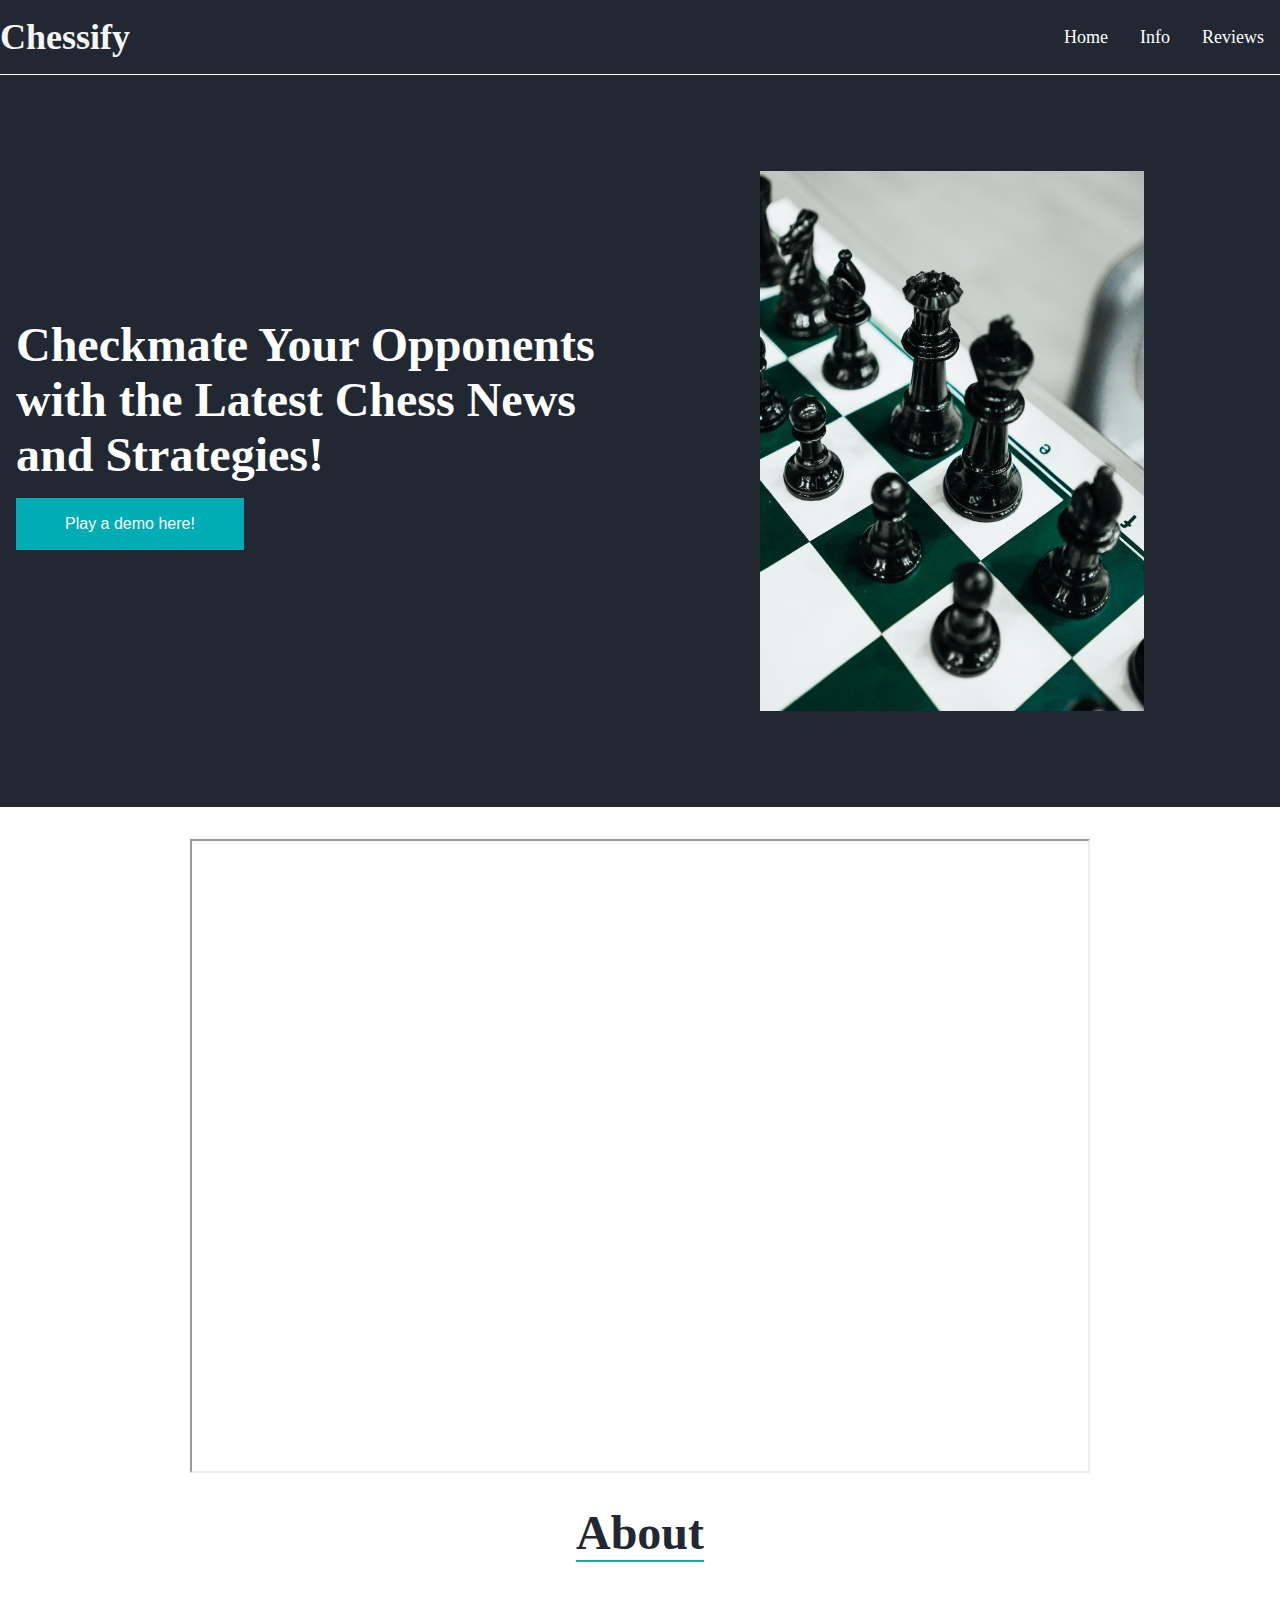
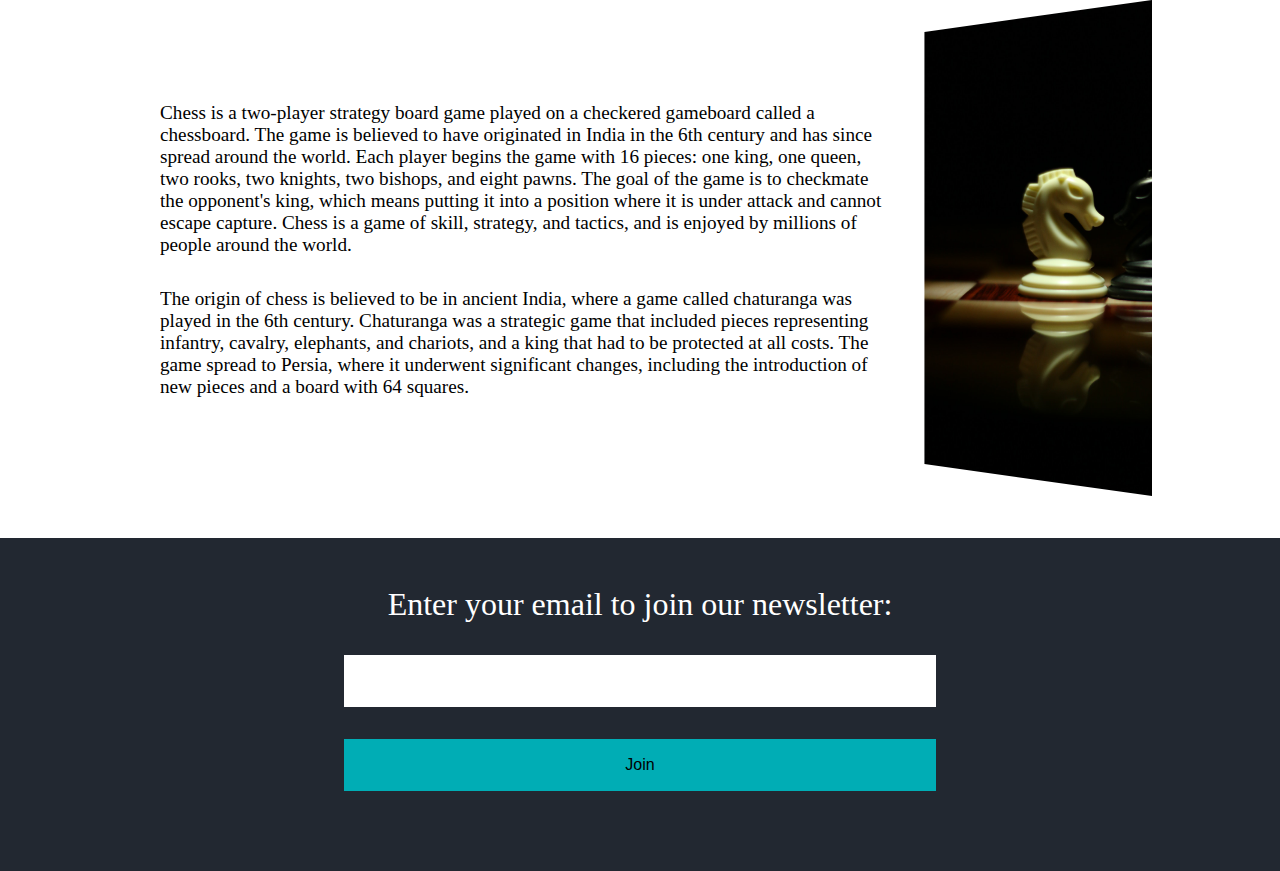
<file: index.html>
<!DOCTYPE html>
<html lang="en">
  <head>
    <meta charset="UTF-8" />
    <meta http-equiv="X-UA-Compatible" content="IE=edge" />
    <meta name="viewport" content="width=device-width, initial-scale=1.0" />
    <title>Document</title>
    <link rel="stylesheet" href="index.css" />
  </head>
  <!--Honest Declaration:
  Name: Jugal Vyas
Student id: 165235219
I declare that my assessment is wholly my own work in accordance with Seneca Academic Policy.
 No part of this assessment has been copied manually or electronically from any other
source (including web sites) except for the information supplied by the WEB222 instructors
and / or made available in this assessment for my use. I also declare that no part of this
 assignment has been distributed to other students.-->
  <body>
    <!-- adding the navbar -->
    <nav class="navbar">
      <h1 class="logo">Chessify</h1>
      <ul class="navlist">
        <a href="index.html" class="navlistitem">Home</a>
        <a href="info.html" class="navlistitem">Info</a>
        <a href="reviews.html" class="navlistitem">Reviews</a>
      </ul>
    </nav>
    <!-- adding the home page -->
    <div class="homeContainer">
      <section class="side1">
        <h2 class="heading1">
          Checkmate Your Opponents with the Latest Chess News and Strategies!
        </h2>
        <button class="btn1" onclick="window.location.href='https://www.chess.com/play/computer';">
          Play a demo here!
        </button>

      </section>
      <section class="side2">
        <img src="home.jpeg" alt="" class="homeimg" />
      </section>
    </div>
    <!-- adding the youtube imagea and video -->
    <div class="youtubevideocontainer">
      <iframe
        width="300"
        height="150"
        src="https://www.youtube.com/embed/fKxG8KjH1Qg"
        class="videosize"
      >
      </iframe>
    </div>
    <!-- adding the about of the game -->
    <h2 class="mainHeading">About</h2>

    <div class="aboutGame">
      <section class="side3">
        <p class="para1">
          Chess is a two-player strategy board game played on a checkered
          gameboard called a chessboard. The game is believed to have originated
          in India in the 6th century and has since spread around the world.
          Each player begins the game with 16 pieces: one king, one queen, two
          rooks, two knights, two bishops, and eight pawns. The goal of the game
          is to checkmate the opponent's king, which means putting it into a
          position where it is under attack and cannot escape capture. Chess is
          a game of skill, strategy, and tactics, and is enjoyed by millions of
          people around the world.
        </p>
        <p class="para1">
          The origin of chess is believed to be in ancient India, where a game
          called chaturanga was played in the 6th century. Chaturanga was a
          strategic game that included pieces representing infantry, cavalry,
          elephants, and chariots, and a king that had to be protected at all
          costs. The game spread to Persia, where it underwent significant
          changes, including the introduction of new pieces and a board with 64
          squares.
        </p>
      </section>
      <section class="side4">
        <img src="about.jpeg" alt="" class="aboutimg" />
      </section>
    </div>
    <!-- adding the newsletter form -->
    <form
      id="newsletter-form"
      method="POST"
      action="https://httpbin.org/post"
      class="newsletter"
    >
      <label for="email-input" class="headingNewsletter"
        >Enter your email to join our newsletter:</label
      >
      <section class="newsLetterSmallContainer">
        <input
          type="email"
          id="email-input"
          name="email"
          required
          class="newsletterInput"
        />
        <input
          type="hidden"
          name="name"
          value="myname"
          class="newsletterInput"
        />
        <button type="submit" class="btn2">Join</button>
      </section>
    </form>
  </body>
</html>
</file>
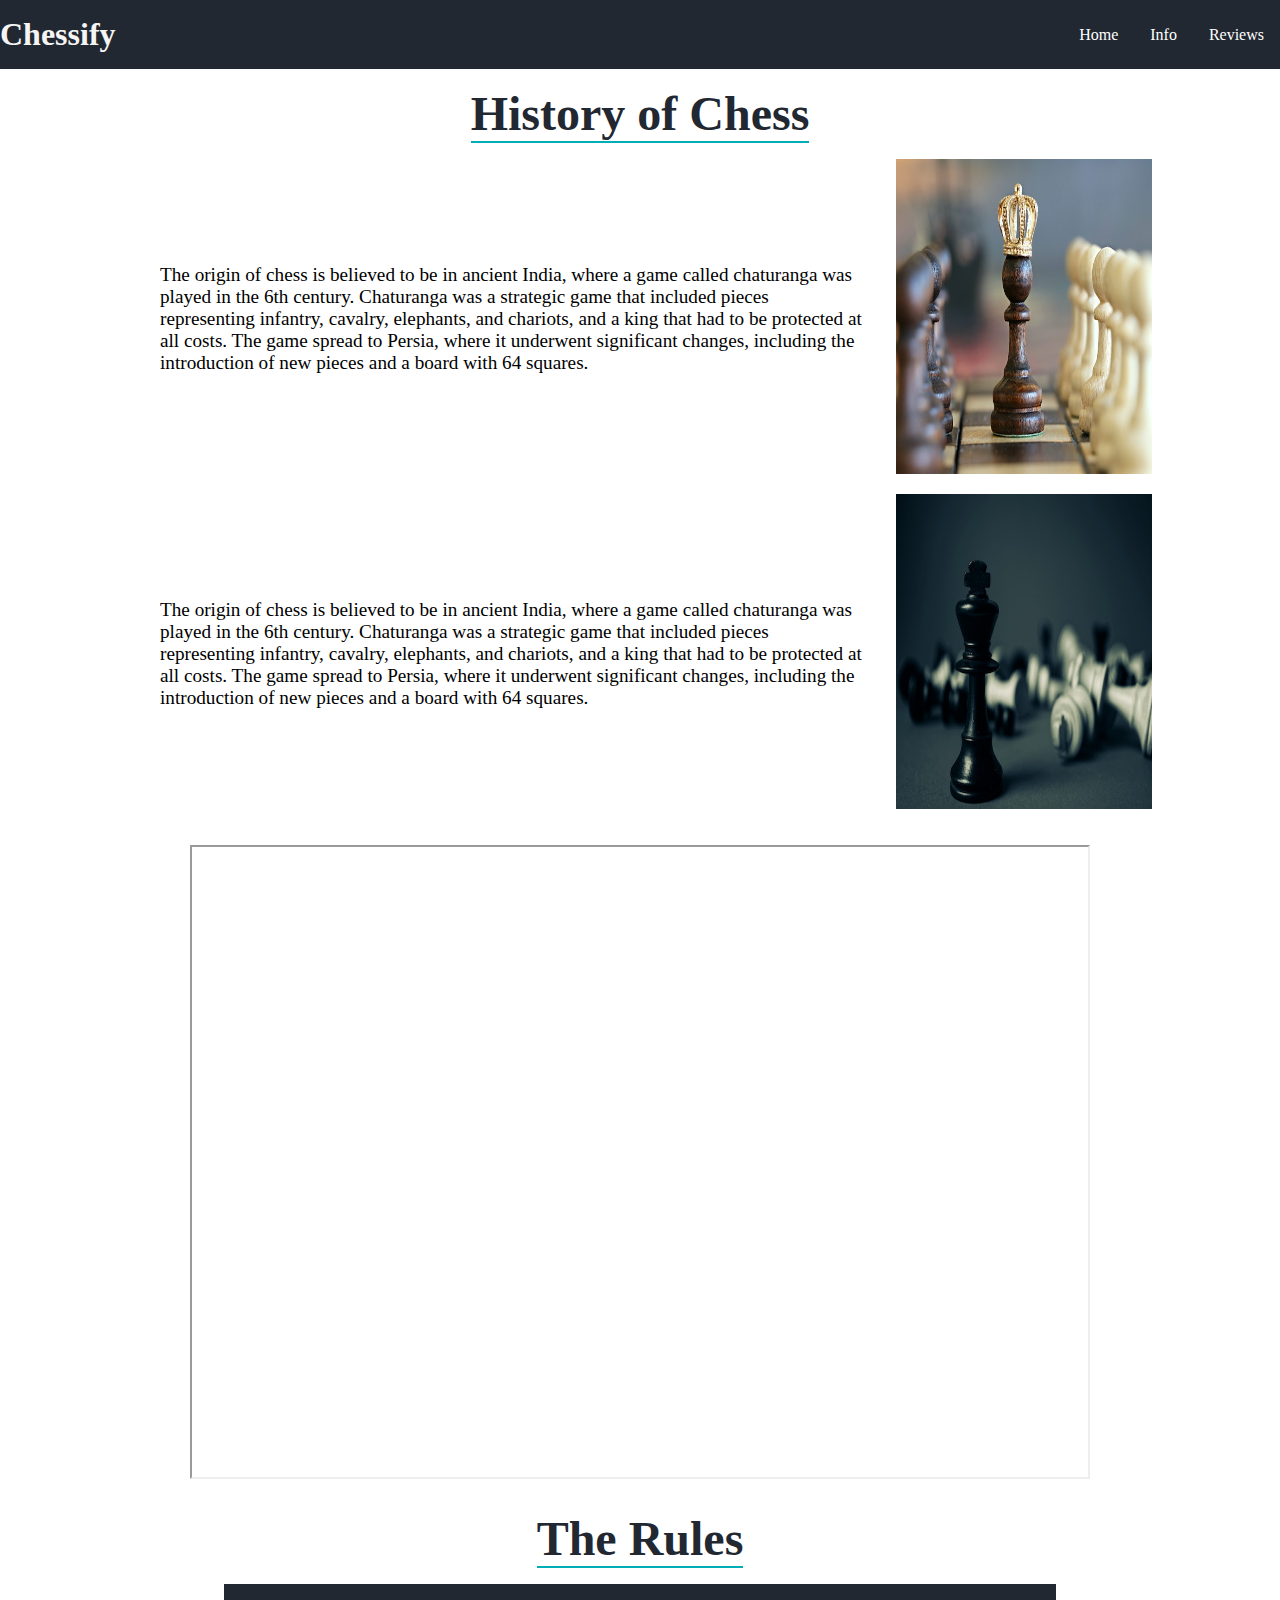
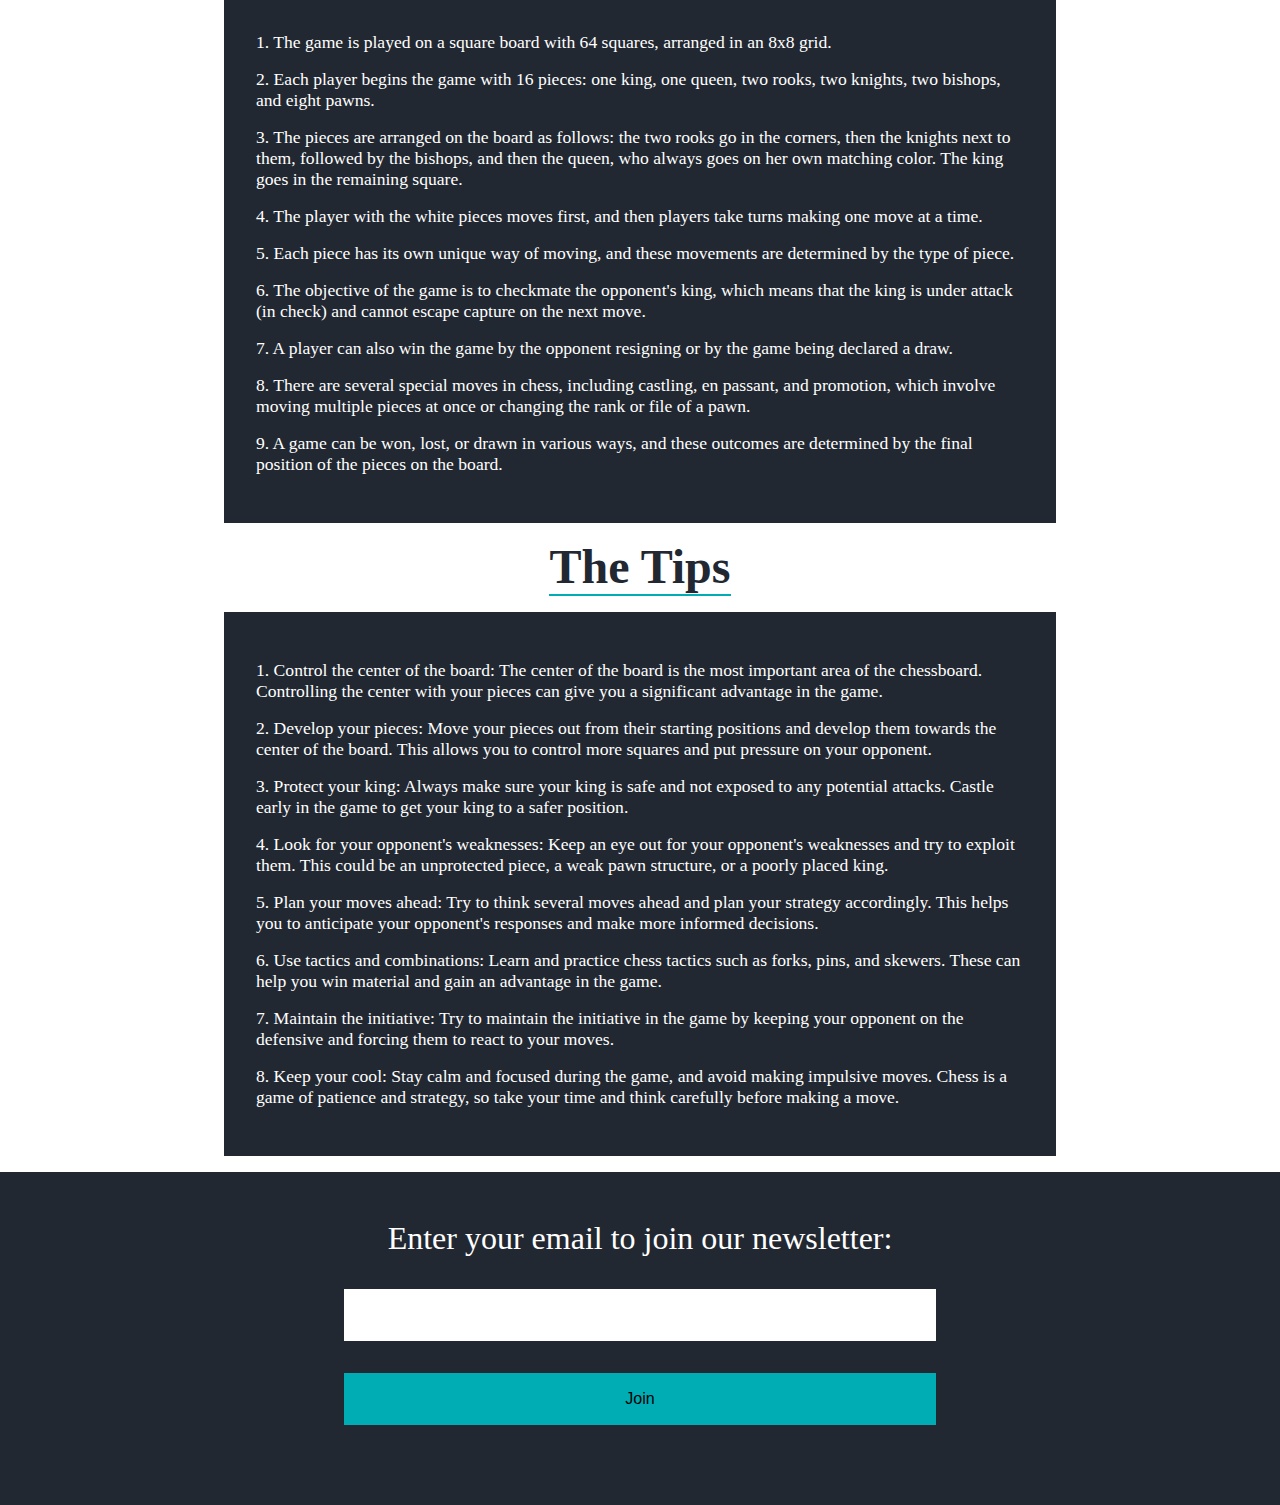
<file: info.html>
<!DOCTYPE html>
<html lang="en">
  <head>
    <meta charset="UTF-8" />
    <meta http-equiv="X-UA-Compatible" content="IE=edge" />
    <meta name="viewport" content="width=device-width, initial-scale=1.0" />
    <title>Document</title>
    <link rel="stylesheet" href="info.css" />
  </head>
  <body>
    <!-- adding the navbar -->
    <nav class="navbar">
      <h1 class="logo">Chessify</h1>
      <ul class="navlist">
        <a href="index.html" class="navlistitem">Home</a>
        <a href="info.html" class="navlistitem">Info</a>
        <a href="reviews.html" class="navlistitem">Reviews</a>
      </ul>
    </nav>
    <!-- adding the history of the game -->
    <h2 class="mainHeading">History of Chess</h2>
    <div class="aboutGame">
      <section class="side3">
        <p class="para1">
          The origin of chess is believed to be in ancient India, where a game
          called chaturanga was played in the 6th century. Chaturanga was a
          strategic game that included pieces representing infantry, cavalry,
          elephants, and chariots, and a king that had to be protected at all
          costs. The game spread to Persia, where it underwent significant
          changes, including the introduction of new pieces and a board with 64
          squares.
        </p>
      </section>
      <section class="side4">
        <img src="history1.jpeg" alt="" class="about" />
      </section>
    </div>
    <div class="aboutGame">
      <section class="side3">
        <p class="para1">
          The origin of chess is believed to be in ancient India, where a game
          called chaturanga was played in the 6th century. Chaturanga was a
          strategic game that included pieces representing infantry, cavalry,
          elephants, and chariots, and a king that had to be protected at all
          costs. The game spread to Persia, where it underwent significant
          changes, including the introduction of new pieces and a board with 64
          squares.
        </p>
      </section>
      <section class="side4">
        <img src="history2.jpeg" alt="" class="about" />
      </section>
    </div>
    <!-- adding the media -->

    <div class="youtubevideocontainer">
      <iframe
        width="420"
        height="315"
        src="https://www.youtube.com/embed/w2aCK1yT8Ms"
        class="videosize"
      >
      </iframe>
    </div>
    <h2 class="mainHeading">The Rules</h2>
    <!-- rules of how to play the game -->

    <ul class="rulesContainer" type="1">
      <li class="singleRule">
        1. The game is played on a square board with 64 squares, arranged in an 8x8
        grid.
      </li>
      <li class="singleRule">
        2. Each player begins the game with 16 pieces: one king, one queen, two
        rooks, two knights, two bishops, and eight pawns.
      </li>
      <li class="singleRule">
        3. The pieces are arranged on the board as follows: the two rooks go in the
        corners, then the knights next to them, followed by the bishops, and
        then the queen, who always goes on her own matching color. The king goes
        in the remaining square.
      </li>
      <li class="singleRule">
        4. The player with the white pieces moves first, and then players take
        turns making one move at a time.
      </li>
      <li class="singleRule">
        5. Each piece has its own unique way of moving, and these movements are
        determined by the type of piece.
      </li>
      <li class="singleRule">
        6. The objective of the game is to checkmate the opponent's king, which
        means that the king is under attack (in check) and cannot escape capture
        on the next move.
      </li>
      <li class="singleRule">
        7. A player can also win the game by the opponent resigning or by the game
        being declared a draw.
      </li>
      <li class="singleRule">
        8. There are several special moves in chess, including castling, en
        passant, and promotion, which involve moving multiple pieces at once or
        changing the rank or file of a pawn.
      </li>
      <li class="singleRule">
        9. A game can be won, lost, or drawn in various ways, and these outcomes
        are determined by the final position of the pieces on the board.
      </li>
    </ul>
    <!-- the tips -->
    <h2 class="mainHeading">The Tips</h2>
    <ul class="tipsContainer">
      <li class="singleRule">
        1. Control the center of the board: The center of the board is the most
        important area of the chessboard. Controlling the center with your
        pieces can give you a significant advantage in the game.
      </li>
      <li class="singleRule">
        2. Develop your pieces: Move your pieces out from their starting positions
        and develop them towards the center of the board. This allows you to
        control more squares and put pressure on your opponent.
      </li>
      <li class="singleRule">
        3. Protect your king: Always make sure your king is safe and not exposed to
        any potential attacks. Castle early in the game to get your king to a
        safer position.
      </li>
      <li class="singleRule">
        4. Look for your opponent's weaknesses: Keep an eye out for your opponent's
        weaknesses and try to exploit them. This could be an unprotected piece,
        a weak pawn structure, or a poorly placed king.
      </li>
      <li class="singleRule">
        5. Plan your moves ahead: Try to think several moves ahead and plan your
        strategy accordingly. This helps you to anticipate your opponent's
        responses and make more informed decisions.
      </li>
      <li class="singleRule">
        6. Use tactics and combinations: Learn and practice chess tactics such as
        forks, pins, and skewers. These can help you win material and gain an
        advantage in the game.
      </li>
      <li class="singleRule">
        7. Maintain the initiative: Try to maintain the initiative in the game by
        keeping your opponent on the defensive and forcing them to react to your
        moves.
      </li>
      <li class="singleRule">
        8. Keep your cool: Stay calm and focused during the game, and avoid making
        impulsive moves. Chess is a game of patience and strategy, so take your
        time and think carefully before making a move.
      </li>
    </ul>
    <!-- adding the form -->
    <form
    id="newsletter-form"
    method="POST"
    action="https://httpbin.org/post"
    class="newsletter"
  >
    <label for="email-input" class="headingNewsletter"
      >Enter your email to join our newsletter:</label
    >
    <section class="newsLetterSmallContainer">
      <input
        type="email"
        id="email-input"
        name="email"
        required
        class="newsletterInput"
      />
      <input
        type="hidden"
        name="name"
        value="myname"
        class="newsletterInput"
      />
      <button type="submit" class="btn2">Join</button>
    </section>
  </form>
  </body>
</html>
</file>
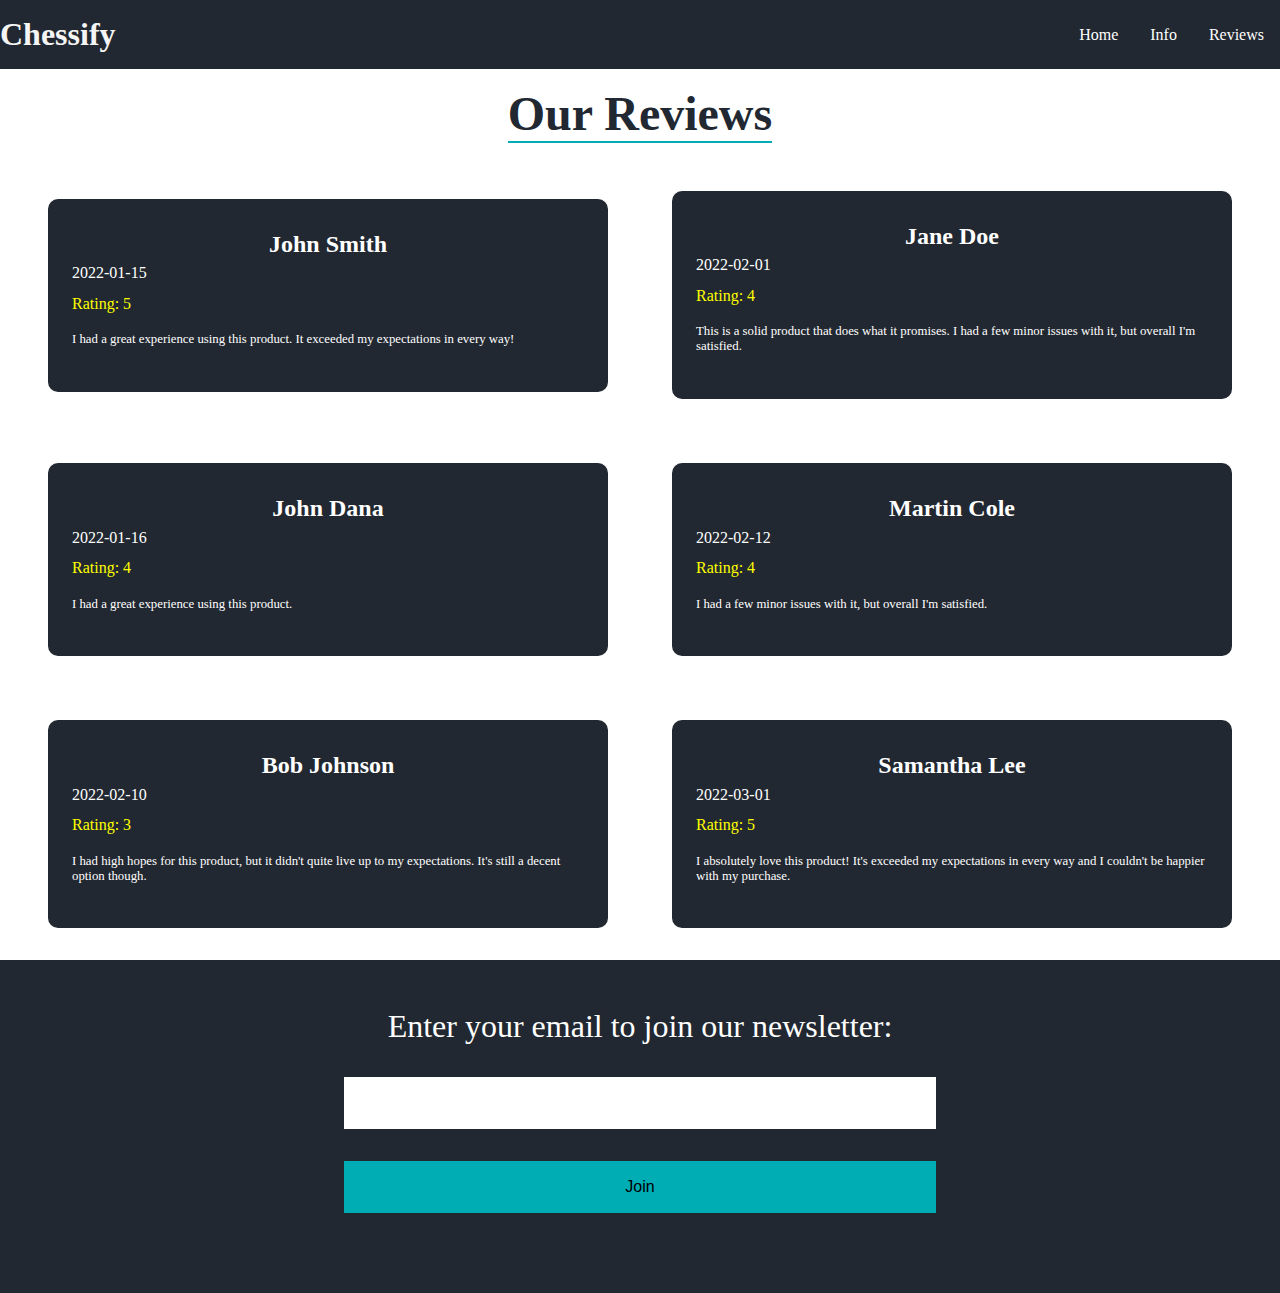
<file: reviews.html>
<!DOCTYPE html>
<html lang="en">
  <head>
    <meta charset="UTF-8" />
    <meta http-equiv="X-UA-Compatible" content="IE=edge" />
    <meta name="viewport" content="width=device-width, initial-scale=1.0" />
    <title>Document</title>
    <link rel="stylesheet" href="reviews.css" />
  </head>
   <!--Honest Declaration:
  Name: Jugal Vyas
Student id: 165235219
I declare that my assessment is wholly my own work in accordance with Seneca Academic Policy.
 No part of this assessment has been copied manually or electronically from any other
source (including web sites) except for the information supplied by the WEB222 instructors
and / or made available in this assessment for my use. I also declare that no part of this
 assignment has been distributed to other students.-->
  <body>
    <!-- adding the navbar -->
    <nav class="navbar">
      <h1 class="logo">Chessify</h1>
      <ul class="navlist">
        <a href="index.html" class="navlistitem">Home</a>
        <a href="info.html" class="navlistitem">Info</a>
        <a href="reviews.html" class="navlistitem">Reviews</a>
      </ul>
    </nav>
    <!-- adding the reviews -->
    <h2 class="mainHeading">Our Reviews</h2>
    <!-- adding the reviews container -->
    <div id="reviewContainer"></div>
    <form
      id="newsletter-form"
      method="POST"
      action="https://httpbin.org/post"
      class="newsletter"
    >
      <label for="email-input" class="headingNewsletter"
        >Enter your email to join our newsletter:</label
      >
      <section class="newsLetterSmallContainer">
        <input
          type="email"
          id="email-input"
          name="email"
          required
          class="newsletterInput"
        />
        <input
          type="hidden"
          name="name"
          value="myname"
          class="newsletterInput"
        />
        <button type="submit" class="btn2">Join</button>
      </section>
    </form>
  </body>
  <script src="reviews.js"></script>
</html>
</file>
<file: index.css>
* {
  padding: 0;
  margin: 0;
  max-width: 100vw;
  overflow-x: hidden;
}
.aboutimg {
  clip-path: polygon(0 10%, 100% 0%, 100% 100%, 0% 90%);
  width: 30vw;
  height: 60vh;
}
.navbar {
  display: flex;
  font-size: large;
  background: #222831;
  padding: 1rem 0rem;
  align-items: center;
  justify-content: space-between;
  width: 200%;
  border-bottom: 1px white solid;
}
.logo {
  color: whitesmoke;
}
.navlist {
  display: flex;
  align-items: center;
  justify-content: center;
  color: whitesmoke;
}
.navlistitem {
  text-decoration: none;
  list-style: none;
  margin: 0.5rem 1rem;
  cursor: pointer;
  transition: all 0.5s 0s;
  max-width: fit-content;
  color: white;
}
.navlistitem:hover {
  color: azure;
  padding: 0 1rem;
}
.homeContainer {
  display: flex;
  align-items: center;
  justify-content: center;
  max-height: 100vh;
  background: #222831;
  padding: 6rem 1rem;
}
.side1 {
  width: 50%;
}
.side2 {
  width: 50%;
  display: flex;
  align-items: center;
  justify-content: center;
}
.heading1 {
  font-size: 3rem;
  color: white;
}
.btn1 {
  padding: 1rem 3rem;
  border: 1px solid transparent;
  background-color: #00adb5;
  font-size: 1rem;
  cursor: pointer;
  transition: all 0.6s;
  margin: 1rem 0;
  outline: none;
  color: white;
}
.btn1:hover {
  opacity: 0.8;
}
.homeimg {
  width: 30vw;
  height: 60vh;
}
.youtubevideocontainer {
  display: flex;
  align-items: center;
  justify-content: center;
  margin: 2rem 0;
}
.videosize {
  width: 70%;
  height: 70vh;
}
.aboutGame {
  display: flex;
  align-items: center;
  justify-content: center;
  width: 80%;
  margin: 1rem auto;
}
.side3 {
}
.side4 {
}
.para1 {
  font-size: 1.2rem;
  margin: 2rem;
}

.newsletter {
  background-color: #222831;
  padding: 3rem;
  display: flex;
  flex-direction: column;
}
.headingNewsletter {
  color: white;
  text-align: center;
  font-size: 2rem;
}
.newsletterInput {
  padding: 1rem 1.3rem;
  border: 1px solid transparent;
  font-size: 1rem;
  cursor: pointer;
  transition: all 0.6s;
  margin: 1rem 0;
  outline: none;
}
.newsLetterSmallContainer {
  width: 50%;
  display: flex;
  flex-direction: column;
  margin: 1rem auto;
}
.btn2 {
  padding: 1rem 1.3rem;
  border: 1px solid transparent;
  background-color: #00adb5;
  font-size: 1rem;
  cursor: pointer;
  transition: all 0.6s;
  margin: 1rem 0;
}
.mainHeading {
  text-align: center;
  color: #222831;
  font-size: 3rem;
  border-bottom: 2px solid #00adb5;
  max-width: fit-content;
  margin: 1rem auto;
}
@media only screen and (max-width: 600px) {
  .newsletter {
    padding:2rem;

  }
  .newsLetterSmallContainer {
    width: 90%;
    display: flex;
    flex-direction: column;
    margin: 0.45rem auto;
  }
  .aboutimg {
    width: 80vw;
    height: 60vh;
  }
  .aboutGame {
    flex-direction: column;
    width: 100%;
  }
  .headingNewsletter {
    font-size: 1.2rem;
  }
  .navbar {
    flex-direction: column;
    padding: 1rem 0rem;
  }
  .logo {
    text-align: center;
  }
  .homeContainer {
    display: flex;
    flex-direction: column;
    align-items: center;
    justify-content: center;
    max-height: 140vh;
    background: #222831;
    padding: 6rem 1rem;
  }
  .side1 {
    width: 100%;
    display: flex;
    flex-direction: column;
  }
  .side2 {
    width: 100%;
    display: flex;
    align-items: center;
    justify-content: center;
  }
  .heading1 {
    font-size: 2rem;
    text-align: center;
    color: white;
  }
  .btn1 {
    margin: 1rem auto;
  }
  .homeimg {
    width: 90vw;
    height: 50vh;
  }
  .videosize {
    width: 100%;
    height: 50vh;
  }
  .mainHeading {
    font-size: 2rem;
  }
}
</file>
<file: info.css>
* {
  padding: 0;
  margin: 0;
}

.navbar {
  display: flex;
  background: #222831;
  padding: 1rem 0rem;
  align-items: center;
  justify-content: space-between;
  width: 100%;
  border-bottom: 1px white solid;
}
.logo {
  color: whitesmoke;
}
.navlist {
  display: flex;
  align-items: center;
  justify-content: center;
  color: whitesmoke;
}
.navlistitem {
  text-decoration: none;
  list-style: none;
  margin: 0.5rem 1rem;
  cursor: pointer;
  transition: all 0.5s 0s;
  max-width: fit-content;  color: white;

}
.navlistitem:hover {
  color: azure;
  padding: 0 1rem;
}
/* the history */
.aboutGame {
  display: flex;
  align-items: center;
  justify-content: center;
  width: 80%;
  margin: 1rem auto;
}
.side3 {
}
.side4 {
}
.para1 {
  font-size: 1.2rem;
  margin: 2rem;
}

.about {
  width: 20vw;
  height: 35vh;
}

.mainHeading {
  text-align: center;
  color: #222831;
  font-size: 3rem;
  border-bottom: 2px solid #00adb5;
  max-width: fit-content;
  margin: 1rem auto;
}
.youtubevideocontainer {
  display: flex;
  align-items: center;
  justify-content: center;
  margin: 2rem 0;
}
.videosize {
  width: 70%;
  height: 70vh;
}
.rulesContainer {
  background-color: #222831;
  padding: 2rem 2rem;
  color: white;
  width: 60%;
  margin: 1rem auto;
  font-size: 1.1rem;
}
.tipsContainer {
  background-color: #222831;
  padding: 2rem 2rem;
  color: white;
  width: 60%;
  margin: 1rem auto;
  font-size: 1.1rem;
}
.singleRule {
  background-color: #222831;
  margin: 1rem 0;
  list-style: none;
}

.newsletter {
  background-color: #222831;
  padding: 3rem;
  display: flex;
  flex-direction: column;
}
.headingNewsletter {
  color: white;
  text-align: center;
  font-size: 2rem;
}
.newsletterInput {
  padding: 1rem 1.3rem;
  border: 1px solid transparent;
  font-size: 1rem;
  cursor: pointer;
  transition: all 0.6s;
  margin: 1rem 0;
  outline: none;
}
.newsLetterSmallContainer {
  width: 50%;
  display: flex;
  flex-direction: column;
  margin: 1rem auto;
}
.btn2 {
  padding: 1rem 1.3rem;
  border: 1px solid transparent;
  background-color: #00adb5;
  font-size: 1rem;
  cursor: pointer;
  transition: all 0.6s;
  margin: 1rem 0;
}

@media only screen and (max-width: 600px) {

  .rulesContainer {
    padding: 2rem 2rem;
    width: 80%;
    margin: 1rem auto;
    font-size: 1.1rem;
  }
  .tipsContainer {
    padding: 2rem 2rem;
    width: 80%;
    margin: 1rem auto;
    font-size: 1.1rem;
  }
  .about {
    width: 80vw;
    height: 35vh;
  }
  .newsletter {
    padding: 2rem;
  }
  .newsLetterSmallContainer {
    width: 90%;
    display: flex;
    flex-direction: column;
    margin: 0.45rem auto;
  }
  .aboutimg {
    width: 80vw;
    height: 60vh;
  }
  .aboutGame {
    flex-direction: column;
    width: 100%;
  }
  .headingNewsletter {
    font-size: 1.2rem;
  }
  .navbar {
    flex-direction: column;
    padding: 1rem 0rem;
  }
  .logo {
    text-align: center;
  }
  .videosize {
    width: 100%;
    height: 50vh;
  }
  .mainHeading {
    font-size: 2rem;
  }
}
</file>
<file: reviews.css>
* {
  padding: 0;
  margin: 0;
}

.navbar {
  display: flex;
  background: #222831;
  padding: 1rem 0rem;
  align-items: center;
  justify-content: space-between;
  width: 100%;
  border-bottom: 1px white solid;
}
.logo {
  color: whitesmoke;
}
.navlist {
  display: flex;
  align-items: center;
  justify-content: center;
  color: whitesmoke;
}
.navlistitem {
  text-decoration: none;
  list-style: none;
  margin: 0.5rem 1rem;
  cursor: pointer;
  transition: all 0.5s 0s;
  max-width: fit-content;
  color: white;
}
.navlistitem:hover {
  color: azure;
  padding: 0 1rem;
}
.mainHeading {
  text-align: center;
  color: #222831;
  font-size: 3rem;
  border-bottom: 2px solid #00adb5;
  max-width: fit-content;
  margin: 1rem auto;
}
#reviewContainer {
  display: flex;
  flex-wrap: wrap;
  align-items: center;
  justify-content: center;
}
.card {
  width: 40vw;
  margin: 2rem;
  display: flex;
  color: white;
  background-color: #222831;
  flex-direction: column;
  border-radius: 10px;
  padding: 2rem 1.5rem;
}
.name {
  text-align: center;
  font-size: 1.5rem;
}
.date {
  margin: 0.4rem 0;
}
.rating {
  color: yellow;
  margin: 0.4rem 0;
}
.para {
  font-size: 0.8rem;
  margin: 0.8rem 0;
}

.newsletter {
  background-color: #222831;
  padding: 3rem;
  display: flex;
  flex-direction: column;
}
.headingNewsletter {
  color: white;
  text-align: center;
  font-size: 2rem;
}
.newsletterInput {
  padding: 1rem 1.3rem;
  border: 1px solid transparent;
  font-size: 1rem;
  cursor: pointer;
  transition: all 0.6s;
  margin: 1rem 0;
  outline: none;
}
.newsLetterSmallContainer {
  width: 50%;
  display: flex;
  flex-direction: column;
  margin: 1rem auto;
}
.btn2 {
  padding: 1rem 1.3rem;
  border: 1px solid transparent;
  background-color: #00adb5;
  font-size: 1rem;
  cursor: pointer;
  transition: all 0.6s;
  margin: 1rem 0;
}

@media only screen and (max-width: 600px) {
  .card {
    width: 70vw;
    margin: 2rem;
    display: flex;
    color: white;
    background-color: #222831;
    border-radius: 10px;
    padding: 2rem 1.5rem;
  }
  .rulesContainer {
    padding: 2rem 2rem;
    width: 80%;
    margin: 1rem auto;
    font-size: 1.1rem;
  }
  .tipsContainer {
    padding: 2rem 2rem;
    width: 80%;
    margin: 1rem auto;
    font-size: 1.1rem;
  }
  .about {
    width: 80vw;
    height: 35vh;
  }
  .newsletter {
    padding: 2rem;
  }
  .newsLetterSmallContainer {
    width: 90%;
    display: flex;
    flex-direction: column;
    margin: 0.45rem auto;
  }
  .aboutimg {
    width: 80vw;
    height: 60vh;
  }
  .aboutGame {
    flex-direction: column;
    width: 100%;
  }
  .headingNewsletter {
    font-size: 1.2rem;
  }
  .navbar {
    flex-direction: column;
    padding: 1rem 0rem;
  }
  .logo {
    text-align: center;
  }
  .videosize {
    width: 100%;
    height: 50vh;
  }
  .mainHeading {
    font-size: 2rem;
  }
}
</file>
